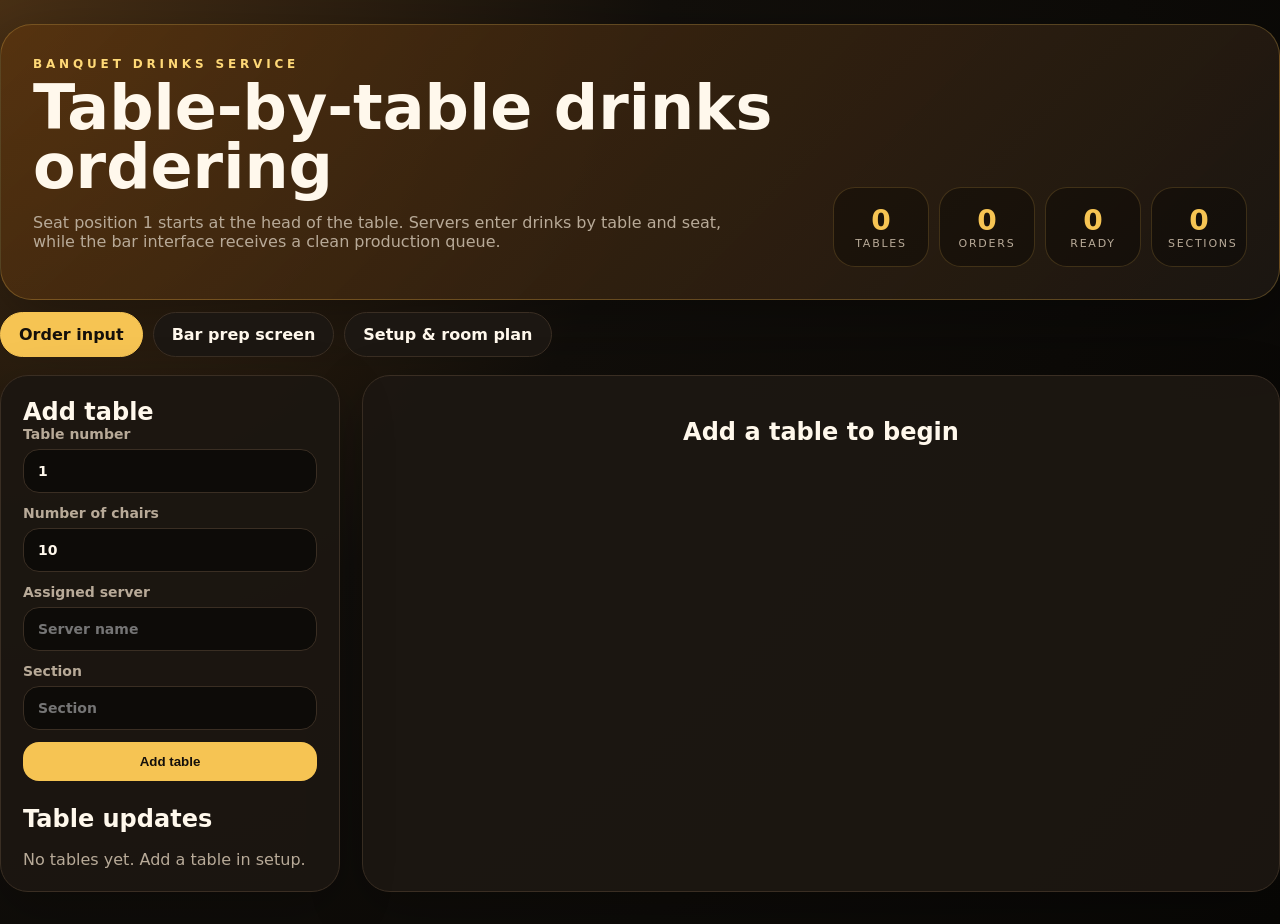
<file: index.html>
<!doctype html>
<html lang="en">
<head>
  <meta charset="utf-8">
  <meta name="viewport" content="width=device-width, initial-scale=1">
  <title>Banquet Drinks Ordering System</title>
  <link rel="stylesheet" href="assets/styles.css">
</head>
<body>
  <header class="hero">
    <div>
      <p class="eyebrow">Banquet drinks service</p>
      <h1>Table-by-table drinks ordering</h1>
      <p class="hero-text">Seat position 1 starts at the head of the table. Servers enter drinks by table and seat, while the bar interface receives a clean production queue.</p>
    </div>
    <div class="stats">
      <div><strong id="statTables">0</strong><span>Tables</span></div>
      <div><strong id="statOrders">0</strong><span>Orders</span></div>
      <div><strong id="statReady">0</strong><span>Ready</span></div>
      <div><strong id="statSections">0</strong><span>Sections</span></div>
    </div>
  </header>

  <nav class="tabs">
    <a href="#orders" data-view="orders" class="active">Order input</a>
    <a href="#bar" data-view="bar">Bar prep screen</a>
    <a href="#setup" data-view="setup">Setup & room plan</a>
  </nav>

  <main class="page">
    <section id="orders" class="app-view active"></section>
    <section id="bar" class="app-view"></section>
    <section id="setup" class="app-view"></section>
  </main>

  <datalist id="drink-options">
    <option value="Still Water"></option><option value="Sparkling Water"></option><option value="Coke"></option><option value="Diet Coke"></option>
    <option value="Lemonade"></option><option value="Orange Juice"></option><option value="House Red Wine"></option><option value="House White Wine"></option>
    <option value="Prosecco"></option><option value="Beer"></option><option value="Gin & Tonic"></option><option value="Vodka Lemonade"></option>
    <option value="Mocktail"></option><option value="Tea"></option><option value="Coffee"></option>
  </datalist>

  <div id="toast" class="toast" role="status" aria-live="polite"></div>
  <script src="assets/app.js"></script>
</body>
</html>
</file>
<file: assets/styles.css>
:root{--bg:#120f0b;--panel:#1c1712;--panel2:#261f18;--line:#3a2e23;--gold:#f6c453;--gold2:#ffd977;--text:#fff8ec;--muted:#b8aa98;--red:#8b1e1e;--green:#43d17f}*{box-sizing:border-box}body{margin:0;font-family:Inter,system-ui,-apple-system,Segoe UI,sans-serif;background:radial-gradient(circle at top left,#493015 0,#120f0b 42%,#080705 100%);color:var(--text);min-height:100vh}.hero{max-width:1280px;margin:24px auto 12px;padding:32px;border:1px solid rgba(246,196,83,.25);border-radius:32px;background:linear-gradient(135deg,rgba(92,53,14,.72),rgba(28,23,18,.95));box-shadow:0 22px 70px rgba(0,0,0,.35);display:flex;justify-content:space-between;gap:24px;align-items:flex-end}.eyebrow{text-transform:uppercase;letter-spacing:.32em;color:var(--gold2);font-weight:800;font-size:12px;margin:0 0 8px}.hero h1{font-size:clamp(32px,5vw,62px);line-height:.95;margin:0}.hero-text{color:var(--muted);max-width:720px}.stats{display:grid;grid-template-columns:repeat(4,1fr);gap:10px}.stats div{background:rgba(0,0,0,.32);border:1px solid rgba(246,196,83,.18);border-radius:22px;padding:16px;min-width:96px;text-align:center}.stats strong{display:block;color:var(--gold);font-size:28px}.stats span{display:block;font-size:11px;text-transform:uppercase;letter-spacing:.16em;color:var(--muted)}.tabs{max-width:1280px;margin:0 auto 18px;display:flex;gap:10px}.tabs a{color:var(--text);text-decoration:none;background:var(--panel);border:1px solid var(--line);padding:12px 18px;border-radius:999px;font-weight:800}.tabs a.active{background:var(--gold);color:#15100b;border-color:var(--gold)}.page{max-width:1280px;margin:0 auto 48px}.layout{display:grid;grid-template-columns:340px 1fr;gap:22px}.bar-layout{display:grid;grid-template-columns:1fr 320px;gap:22px}.panel{background:rgba(28,23,18,.94);border:1px solid var(--line);border-radius:28px;box-shadow:0 18px 55px rgba(0,0,0,.22)}.sidebar,.totals{padding:22px;height:max-content;position:sticky;top:18px}h2,h3{margin:0}.stack{display:grid;gap:12px}label{display:grid;gap:7px;color:var(--muted);font-weight:700;font-size:14px}input,textarea{width:100%;border:1px solid var(--line);background:#0d0b08;color:var(--text);border-radius:16px;padding:13px 14px;font:inherit;outline:none}textarea{min-height:90px;resize:vertical}input:focus,textarea:focus{border-color:var(--gold)}.btn{border:0;border-radius:16px;padding:12px 16px;background:#30271e;color:var(--text);font-weight:900;cursor:pointer;text-decoration:none;display:inline-flex;align-items:center;justify-content:center;gap:8px}.btn:hover{filter:brightness(1.12)}.btn.primary{background:var(--gold);color:#15100b}.btn.warning{background:#5a3c17}.btn.danger{background:var(--red)}.btn.success{background:var(--green);color:#07120b}.btn.full{width:100%;margin-top:18px}.mt{margin-top:24px}.table-list{display:grid;gap:9px;margin-top:12px}.table-link{display:block;text-decoration:none;color:var(--text);background:#0d0b08;border:1px solid var(--line);border-radius:18px;padding:14px}.table-link span{display:block;color:var(--muted);font-size:13px;margin-top:5px}.table-link.selected{background:var(--gold);color:#15100b;border-color:var(--gold)}.table-link.selected span{color:#44331b}.main-area,.bar-main{display:grid;gap:18px}.table-header{padding:22px;display:flex;justify-content:space-between;gap:18px;align-items:center}.muted{color:var(--muted);margin:.35rem 0 0}.actions-row{display:flex;flex-wrap:wrap;gap:10px;align-items:end}.inline-form{display:flex;gap:8px;align-items:end}.inline-form input{width:88px}.seat-grid{display:grid;grid-template-columns:repeat(3,minmax(0,1fr));gap:16px}.seat-card{background:rgba(28,23,18,.96);border:1px solid var(--line);border-radius:24px;padding:18px;display:grid;gap:14px}.seat-card.head-seat{border-color:var(--gold);background:linear-gradient(160deg,rgba(93,58,13,.9),rgba(28,23,18,.98))}.seat-top{display:flex;gap:12px;align-items:center}.seat-number{width:44px;height:44px;border-radius:16px;background:#0d0b08;border:1px solid var(--line);display:grid;place-items:center;color:var(--gold);font-weight:1000;font-size:20px}.seat-top p{margin:4px 0 0;color:var(--muted);font-size:13px}.status{border-radius:999px;padding:6px 10px;font-size:12px;font-weight:900;justify-self:start;background:rgba(246,196,83,.14);color:var(--gold2)}.status.ready{background:rgba(67,209,127,.2);color:#8cf0b3}.sticky-save{position:sticky;bottom:18px;margin-top:18px;width:100%;font-size:17px;box-shadow:0 16px 45px rgba(0,0,0,.35)}.queue-card{overflow:hidden}.queue-head{padding:20px;background:#0d0b08;border-bottom:1px solid var(--line);display:flex;justify-content:space-between;align-items:center}.queue-head h3{font-size:28px}.queue-head p{color:var(--muted);margin:4px 0 0}.queue-list{display:grid}.queue-row{display:grid;grid-template-columns:110px 1fr 1fr 100px;gap:14px;align-items:center;padding:17px 20px;border-bottom:1px solid var(--line)}.queue-row:last-child{border-bottom:0}.drink-name{font-weight:900;font-size:18px}.search-form{display:flex;gap:8px;min-width:min(100%,420px)}.total-row{display:flex;justify-content:space-between;gap:12px;align-items:center;background:#0d0b08;border:1px solid var(--line);border-radius:16px;padding:13px;margin-top:9px}.total-row strong{background:var(--gold);color:#15100b;border-radius:999px;padding:5px 12px}.empty{padding:42px;text-align:center}@media(max-width:900px){.hero{flex-direction:column;align-items:stretch;margin:12px}.stats{grid-template-columns:repeat(3,1fr)}.tabs,.page{margin-left:12px;margin-right:12px}.layout,.bar-layout{grid-template-columns:1fr}.sidebar,.totals{position:static}.seat-grid{grid-template-columns:1fr}.table-header,.queue-head{flex-direction:column;align-items:stretch}.queue-row{grid-template-columns:1fr}.search-form,.inline-form{width:100%;flex-direction:column;align-items:stretch}.inline-form input{width:100%}}
select{width:100%;border:1px solid var(--line);background:#0d0b08;color:var(--text);border-radius:16px;padding:13px 14px;font:inherit;outline:none}select:focus{border-color:var(--gold)}.setup-layout{display:grid;grid-template-columns:340px 1fr;gap:22px}.notice-list{display:grid;gap:9px;margin-top:12px}.notice-row{display:block;text-decoration:none;color:var(--text);background:#0d0b08;border:1px solid var(--line);border-radius:18px;padding:14px}.notice-row span{display:block;color:var(--muted);font-size:13px;margin-top:5px}.notice-row.ready{border-color:var(--green);box-shadow:0 0 0 1px rgba(67,209,127,.25)}.notice-row.part{border-color:#f6c453}.notice-row.none{opacity:.75}.alert-panel{padding:16px 18px;border-color:var(--green);display:flex;justify-content:space-between;align-items:center;gap:12px;background:linear-gradient(135deg,rgba(67,209,127,.18),rgba(28,23,18,.94))}.meta-panel,.delete-panel{padding:18px}.meta-grid{display:grid;grid-template-columns:repeat(5,minmax(0,1fr));gap:12px;align-items:end;margin-top:12px}.delete-panel summary{cursor:pointer;font-weight:900;color:#ffb0b0}.delete-confirm{display:grid;grid-template-columns:1fr 220px auto;gap:12px;align-items:end;margin-top:12px}.status.part{background:rgba(246,196,83,.18);color:var(--gold2)}.status.none{background:rgba(255,255,255,.08);color:var(--muted)}.queue-card.ready{border-color:rgba(67,209,127,.6)}.queue-card.part{border-color:rgba(246,196,83,.65)}.notifications{padding:18px;border-color:rgba(67,209,127,.5)}.notifications p{margin:8px 0 0;color:var(--muted)}.notifications small{color:var(--gold);margin-left:8px}.room-plan{position:relative;height:560px;padding:0;overflow:hidden;background:linear-gradient(90deg,rgba(246,196,83,.06) 1px,transparent 1px),linear-gradient(rgba(246,196,83,.06) 1px,transparent 1px),radial-gradient(circle at 20% 20%,rgba(246,196,83,.12),transparent 35%),#0d0b08;background-size:50px 50px,50px 50px,auto;border-radius:32px}.plan-table{position:absolute;transform:translate(-50%,-50%);width:92px;height:92px;border-radius:50%;display:grid;place-items:center;text-align:center;text-decoration:none;color:var(--text);background:#251d16;border:3px solid var(--line);box-shadow:0 12px 30px rgba(0,0,0,.35)}.plan-table strong{font-size:28px;color:var(--gold)}.plan-table span{display:block;font-size:10px;color:var(--muted);max-width:80px;white-space:nowrap;overflow:hidden;text-overflow:ellipsis}.plan-table.ready{border-color:var(--green)}.plan-table.part,.plan-table.pending{border-color:var(--gold)}.room-empty{position:absolute;inset:0;display:grid;place-items:center}.two-col{display:grid;grid-template-columns:1fr 1fr;gap:10px}.table-editor-grid{display:grid;grid-template-columns:repeat(2,minmax(0,1fr));gap:16px}.mini-editor{padding:18px}.meta-grid.compact{grid-template-columns:repeat(2,minmax(0,1fr))}.meta-grid.compact .btn{grid-column:1/-1}@media(max-width:900px){.setup-layout{grid-template-columns:1fr}.meta-grid{grid-template-columns:1fr}.delete-confirm{grid-template-columns:1fr}.alert-panel{flex-direction:column;align-items:stretch}.room-plan{height:420px}.table-editor-grid{grid-template-columns:1fr}.stats{grid-template-columns:repeat(2,1fr)!important}}
/* Clickable room-plan grid */
.room-grid{display:grid;grid-template-columns:repeat(var(--cols),minmax(54px,1fr));grid-template-rows:repeat(var(--rows),76px);gap:8px;padding:14px;background:radial-gradient(circle at 20% 15%,rgba(246,196,83,.12),transparent 30%),#0d0b08;border-radius:32px;overflow:auto}.grid-cell{border:1px dashed rgba(246,196,83,.22);border-radius:18px;min-height:76px;background:rgba(255,255,255,.025);display:grid;place-items:center;transition:.18s ease}.empty-cell{color:rgba(246,196,83,.38);cursor:pointer;font:inherit}.empty-cell span{width:26px;height:26px;border-radius:999px;display:grid;place-items:center;border:1px solid rgba(246,196,83,.28)}.empty-cell:hover,.empty-cell.selected{border-color:var(--gold);background:rgba(246,196,83,.12);color:var(--gold)}.grid-cell.occupied{border-style:solid;border-color:rgba(246,196,83,.22);background:rgba(28,23,18,.86);padding:6px}.grid-table{width:100%;height:100%;min-height:62px;border-radius:16px;text-decoration:none;color:var(--text);background:#251d16;border:2px solid var(--line);display:flex;flex-direction:column;align-items:center;justify-content:center;text-align:center;box-shadow:0 10px 24px rgba(0,0,0,.25);padding:5px}.grid-table strong{font-size:22px;color:var(--gold);line-height:1}.grid-table span,.grid-table em{max-width:100%;white-space:nowrap;overflow:hidden;text-overflow:ellipsis;font-size:10px;color:var(--muted);font-style:normal}.grid-table.ready{border-color:var(--green)}.grid-table.part,.grid-table.pending{border-color:var(--gold)}.grid-place-controls .hidden{display:none}.selected-cell{padding:10px 12px;border:1px solid var(--line);border-radius:14px;background:#0d0b08}@media(max-width:900px){.room-grid{grid-template-columns:repeat(var(--cols),64px);grid-auto-rows:70px}.grid-table strong{font-size:18px}}
.app-view{display:none}.app-view.active{display:block}.toast{position:fixed;right:22px;bottom:22px;z-index:50;background:var(--gold);color:#15100b;border-radius:18px;padding:14px 18px;font-weight:1000;box-shadow:0 18px 45px rgba(0,0,0,.35);transform:translateY(130px);transition:.25s ease}.toast.show{transform:translateY(0)}.tabs a{cursor:pointer}.tabs a:focus-visible,.btn:focus-visible,.grid-cell:focus-visible{outline:3px solid var(--gold2);outline-offset:3px}.btn.small{padding:8px 10px;border-radius:12px;font-size:13px}.notification-wrap{display:grid;gap:12px;margin-bottom:18px}.table-link{cursor:pointer}.room-grid-wrap{display:grid;gap:16px}.grid-place-controls{margin-top:16px}.selected-cell{color:var(--gold2)}.queue-row button{justify-self:end}.seat-status-actions{display:flex;gap:8px;flex-wrap:wrap}.app-top-gap{margin-top:18px}.notice-row{cursor:pointer}.hidden{display:none!important}@media(max-width:900px){.stats{grid-template-columns:repeat(2,1fr)}.tabs{flex-wrap:wrap}.queue-row button{justify-self:start}}
</file>
